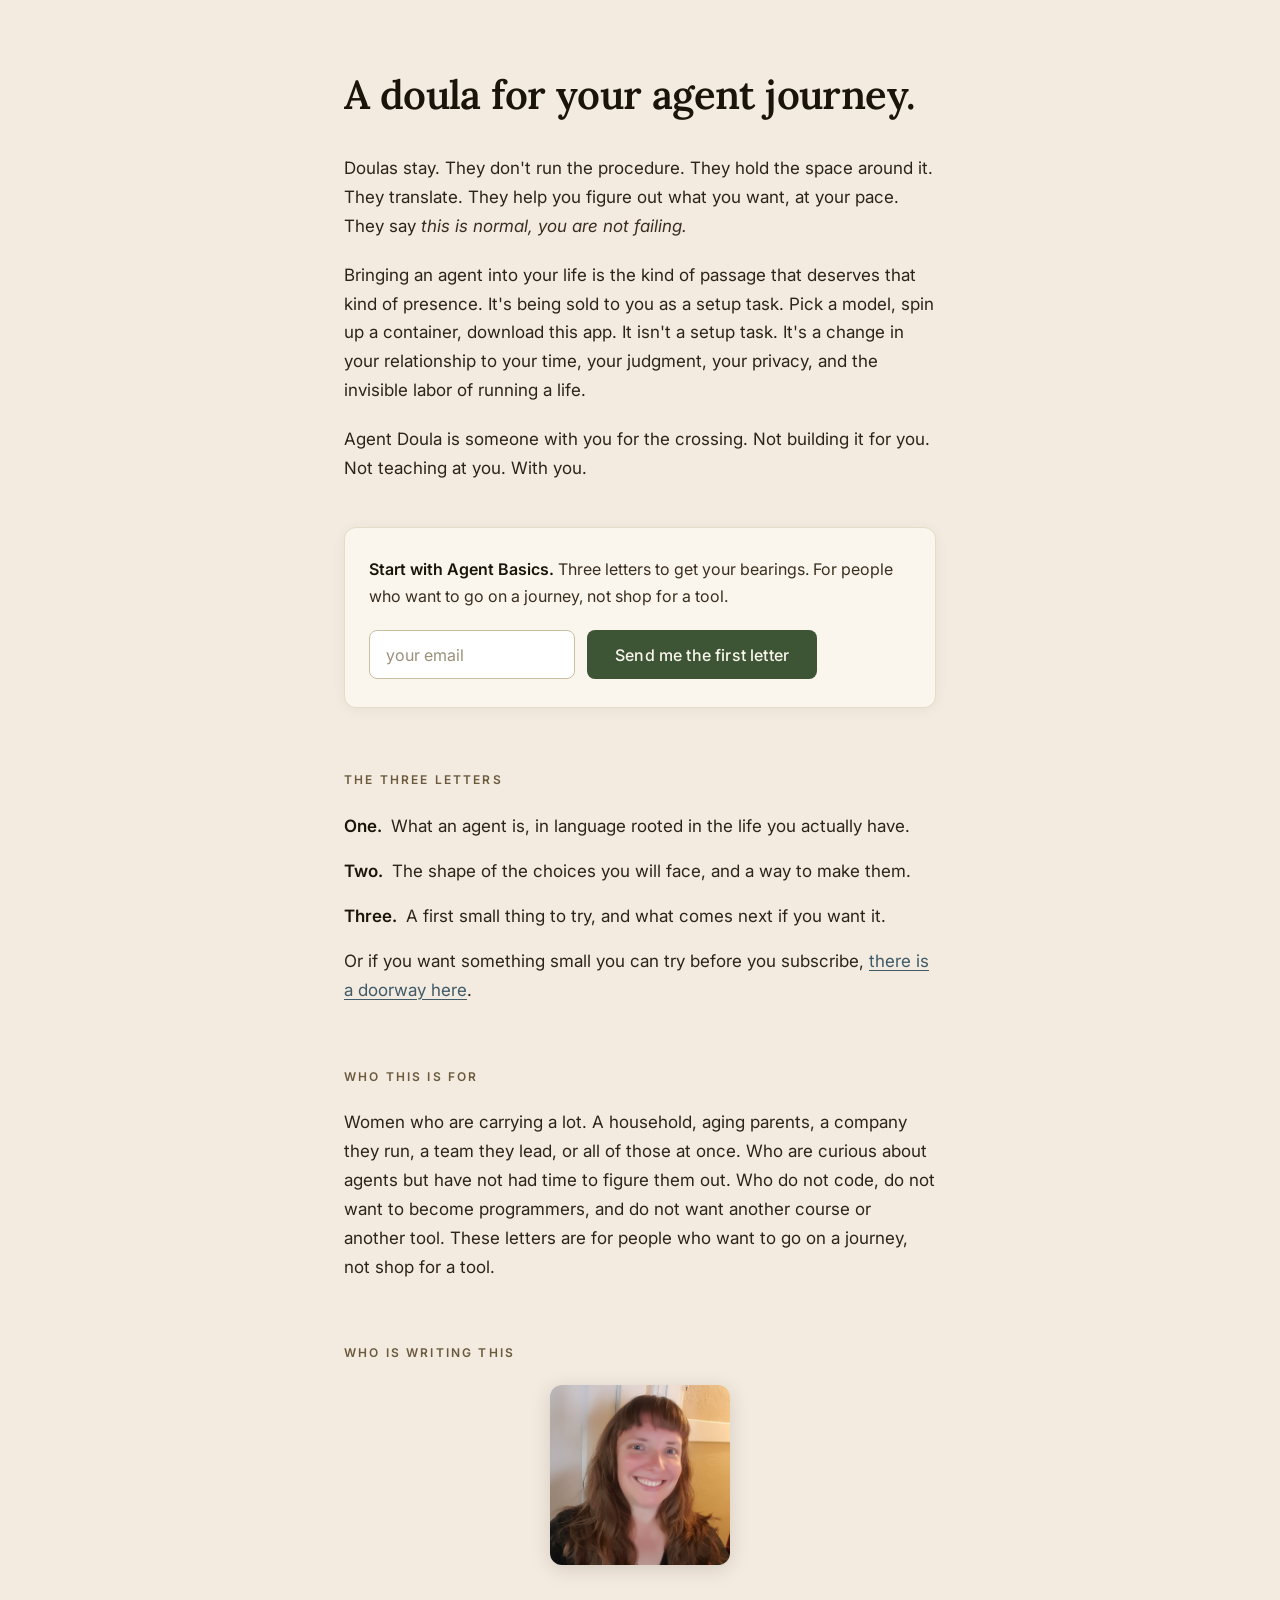
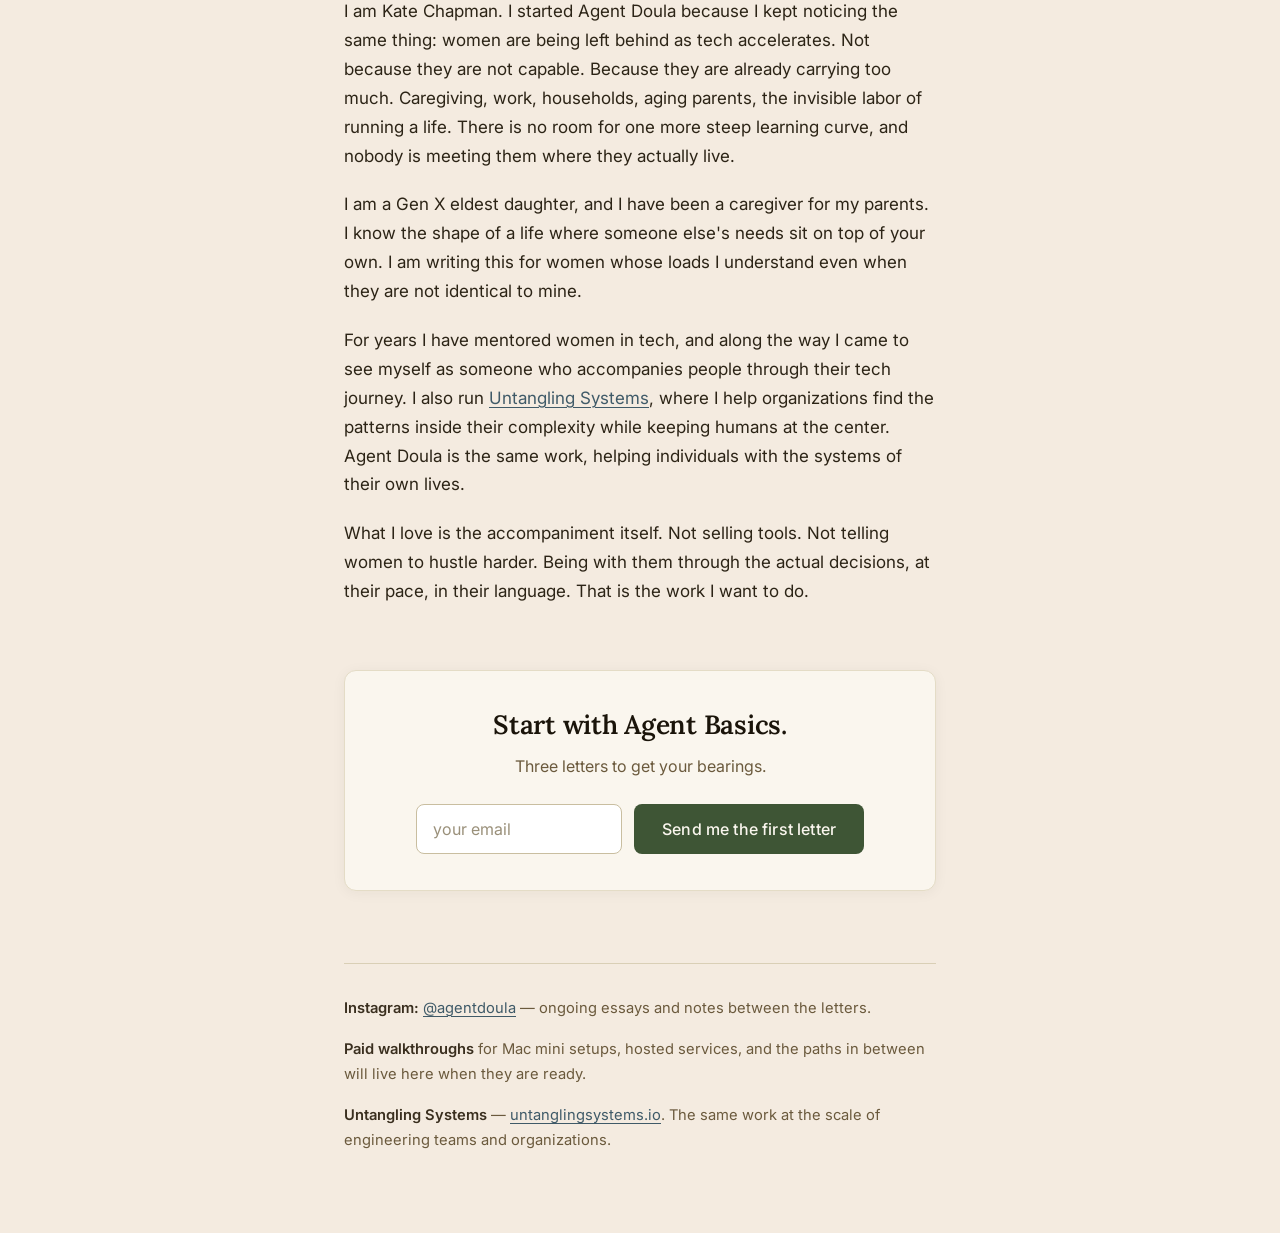
<file: index.html>
<!DOCTYPE html>
<html lang="en">
<head>
  <meta charset="UTF-8">
  <meta name="viewport" content="width=device-width, initial-scale=1.0">
  <title>Agent Doula — A doula for your agent journey</title>
  <meta name="description" content="A doula for your agent journey. Three letters to get your bearings, for people who want to go on a journey, not shop for a tool.">

  <link rel="canonical" href="https://agentdoula.com/">

  <meta property="og:title" content="Agent Doula">
  <meta property="og:description" content="A doula for your agent journey. Three letters to get your bearings, for people who want to go on a journey, not shop for a tool.">
  <meta property="og:type" content="website">
  <meta property="og:url" content="https://agentdoula.com/">
  <meta property="og:image" content="https://agentdoula.com/og-card.png">
  <meta name="twitter:card" content="summary_large_image">
  <meta name="twitter:image" content="https://agentdoula.com/og-card.png">

  <link rel="icon" href="/favicon.ico" sizes="any">
  <link rel="icon" href="/kate.jpg" type="image/jpeg">

  <script type="application/ld+json">
  {
    "@context": "https://schema.org",
    "@graph": [
      {
        "@type": "WebSite",
        "@id": "https://agentdoula.com/#website",
        "url": "https://agentdoula.com/",
        "name": "Agent Doula",
        "description": "A free three-letter email series by Kate Chapman that helps women approach AI agents without code, courses, or jargon.",
        "publisher": { "@id": "https://agentdoula.com/#kate" },
        "inLanguage": "en-US"
      },
      {
        "@type": "Person",
        "@id": "https://agentdoula.com/#kate",
        "name": "Kate Chapman",
        "url": "https://agentdoula.com/",
        "image": "https://agentdoula.com/kate.jpg",
        "jobTitle": "Writer and founder of Agent Doula",
        "description": "Kate Chapman writes Agent Doula, a newsletter helping women approach AI agents at their own pace. She also runs Untangling Systems, where she helps organizations find patterns inside complexity while keeping humans at the center.",
        "knowsAbout": [
          "AI agents",
          "Large language models",
          "ChatGPT",
          "Claude",
          "Human-AI collaboration",
          "Caregiving and technology"
        ],
        "sameAs": [
          "https://untanglingsystems.io",
          "https://instagram.com/agentdoula",
          "https://www.linkedin.com/in/untanglingsystems/"
        ]
      },
      {
        "@type": "WebPage",
        "@id": "https://agentdoula.com/#webpage",
        "url": "https://agentdoula.com/",
        "name": "Agent Doula — A doula for your agent journey",
        "isPartOf": { "@id": "https://agentdoula.com/#website" },
        "about": { "@id": "https://agentdoula.com/#kate" },
        "speakable": {
          "@type": "SpeakableSpecification",
          "cssSelector": ["h1", "h2", ".hero p"]
        }
      }
    ]
  }
  </script>

  <link rel="preconnect" href="https://fonts.googleapis.com">
  <link rel="preconnect" href="https://fonts.gstatic.com" crossorigin>
  <link href="https://fonts.googleapis.com/css2?family=Inter:wght@400;500;600&family=Lora:ital,wght@0,500;0,600;0,700;1,400;1,500&display=swap" rel="stylesheet">

  <link rel="stylesheet" href="style.css">
</head>
<body>
  <main>

    <section class="hero">
      <h1>A doula for your agent journey.</h1>

      <p>Doulas stay. They don't run the procedure. They hold the space around it. They translate. They help you figure out what you want, at your pace. They say <em>this is normal, you are not failing.</em></p>

      <p>Bringing an agent into your life is the kind of passage that deserves that kind of presence. It's being sold to you as a setup task. Pick a model, spin up a container, download this app. It isn't a setup task. It's a change in your relationship to your time, your judgment, your privacy, and the invisible labor of running a life.</p>

      <p>Agent Doula is someone with you for the crossing. Not building it for you. Not teaching at you. With you.</p>

      <div class="cta">
        <p class="cta-lead"><strong>Start with Agent Basics.</strong> Three letters to get your bearings. For people who want to go on a journey, not shop for a tool.</p>

        <form action="https://app.kit.com/forms/9320407/subscriptions"
              method="post"
              class="signup-form seva-form formkit-form"
              data-sv-form="9320407"
              data-uid="77aba57be9"
              data-format="inline"
              data-version="5"
              aria-label="Sign up for Agent Basics">
          <input type="email" name="email_address" placeholder="your email" required aria-label="Email address">
          <button type="submit">Send me the first letter</button>
        </form>
      </div>
    </section>

    <section class="letters-preview">
      <h2>The three letters</h2>
      <p><strong>One.</strong> What an agent is, in language rooted in the life you actually have.</p>
      <p><strong>Two.</strong> The shape of the choices you will face, and a way to make them.</p>
      <p><strong>Three.</strong> A first small thing to try, and what comes next if you want it.</p>
      <p>Or if you want something small you can try before you subscribe, <a href="/first-small-thing/">there is a doorway here</a>.</p>
    </section>

    <section class="who-for">
      <h2>Who this is for</h2>
      <p>Women who are carrying a lot. A household, aging parents, a company they run, a team they lead, or all of those at once. Who are curious about agents but have not had time to figure them out. Who do not code, do not want to become programmers, and do not want another course or another tool. These letters are for people who want to go on a journey, not shop for a tool.</p>
    </section>

    <section class="founder">
      <h2>Who is writing this</h2>
      <img src="kate.jpg" alt="Kate Chapman" class="portrait" width="360" height="360">
      <p>I am Kate Chapman. I started Agent Doula because I kept noticing the same thing: women are being left behind as tech accelerates. Not because they are not capable. Because they are already carrying too much. Caregiving, work, households, aging parents, the invisible labor of running a life. There is no room for one more steep learning curve, and nobody is meeting them where they actually live.</p>

      <p>I am a Gen X eldest daughter, and I have been a caregiver for my parents. I know the shape of a life where someone else's needs sit on top of your own. I am writing this for women whose loads I understand even when they are not identical to mine.</p>

      <p>For years I have mentored women in tech, and along the way I came to see myself as someone who accompanies people through their tech journey. I also run <a href="https://untanglingsystems.io">Untangling Systems</a>, where I help organizations find the patterns inside their complexity while keeping humans at the center. Agent Doula is the same work, helping individuals with the systems of their own lives.</p>

      <p>What I love is the accompaniment itself. Not selling tools. Not telling women to hustle harder. Being with them through the actual decisions, at their pace, in their language. That is the work I want to do.</p>
    </section>

    <section class="cta-bottom">
      <h2>Start with Agent Basics.</h2>
      <p class="cta-lead">Three letters to get your bearings.</p>

      <form action="https://app.kit.com/forms/9320407/subscriptions"
            method="post"
            class="signup-form seva-form formkit-form"
            data-sv-form="9320407"
            data-uid="77aba57be9"
            data-format="inline"
            data-version="5"
            aria-label="Sign up for Agent Basics">
        <input type="email" name="email_address" placeholder="your email" required aria-label="Email address">
        <button type="submit">Send me the first letter</button>
      </form>
    </section>

    <footer>
      <p><strong>Instagram:</strong> <a href="https://instagram.com/agentdoula">@agentdoula</a> — ongoing essays and notes between the letters.</p>
      <p><strong>Paid walkthroughs</strong> for Mac mini setups, hosted services, and the paths in between will live here when they are ready.</p>
      <p><strong>Untangling Systems</strong> — <a href="https://untanglingsystems.io">untanglingsystems.io</a>. The same work at the scale of engineering teams and organizations.</p>
    </footer>

  </main>

  <script data-goatcounter="https://agentdoula.goatcounter.com/count"
          async src="//gc.zgo.at/count.js"></script>
</body>
</html>
</file>
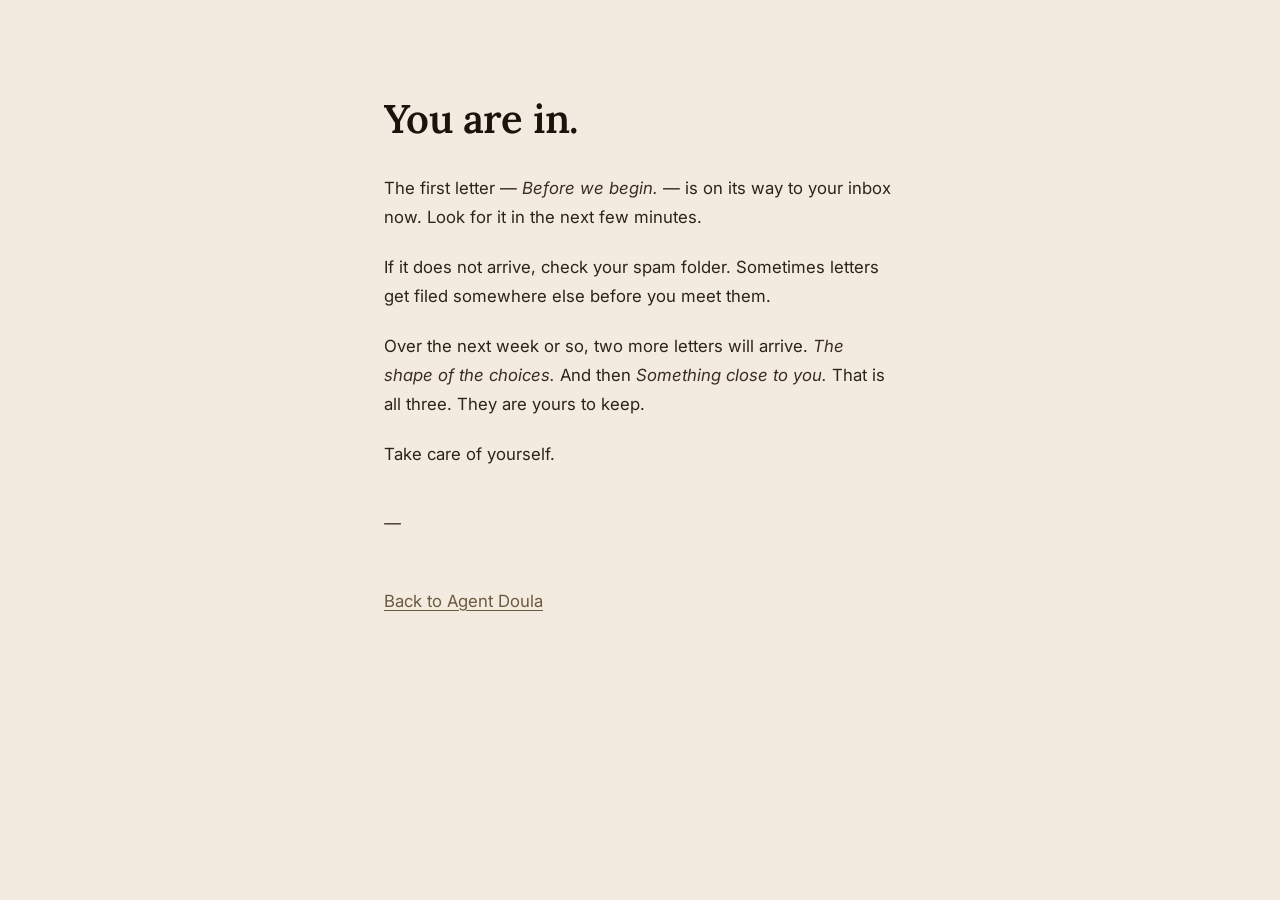
<file: confirmed/index.html>
<!DOCTYPE html>
<html lang="en">
<head>
  <meta charset="UTF-8">
  <meta name="viewport" content="width=device-width, initial-scale=1.0">
  <title>You are in — Agent Doula</title>
  <meta name="description" content="Your subscription to Agent Basics is confirmed. The first letter is on its way.">
  <meta name="robots" content="noindex,follow">
  <link rel="canonical" href="https://agentdoula.com/confirmed/">

  <link rel="preconnect" href="https://fonts.googleapis.com">
  <link rel="preconnect" href="https://fonts.gstatic.com" crossorigin>
  <link href="https://fonts.googleapis.com/css2?family=Inter:wght@400;500;600&family=Lora:ital,wght@0,500;0,600;0,700;1,400;1,500&display=swap" rel="stylesheet">

  <link rel="stylesheet" href="../style.css">
</head>
<body>
  <main class="thanks">

    <section class="thanks-body">
      <h1>You are in.</h1>

      <p>The first letter — <em>Before we begin.</em> — is on its way to your inbox now. Look for it in the next few minutes.</p>

      <p>If it does not arrive, check your spam folder. Sometimes letters get filed somewhere else before you meet them.</p>

      <p>Over the next week or so, two more letters will arrive. <em>The shape of the choices.</em> And then <em>Something close to you.</em> That is all three. They are yours to keep.</p>

      <p>Take care of yourself.</p>

      <p class="thanks-signoff"><em>—</em></p>

      <p class="thanks-back"><a href="/">Back to Agent Doula</a></p>
    </section>

  </main>

  <script data-goatcounter="https://agentdoula.goatcounter.com/count"
          async src="//gc.zgo.at/count.js"></script>
</body>
</html>
</file>
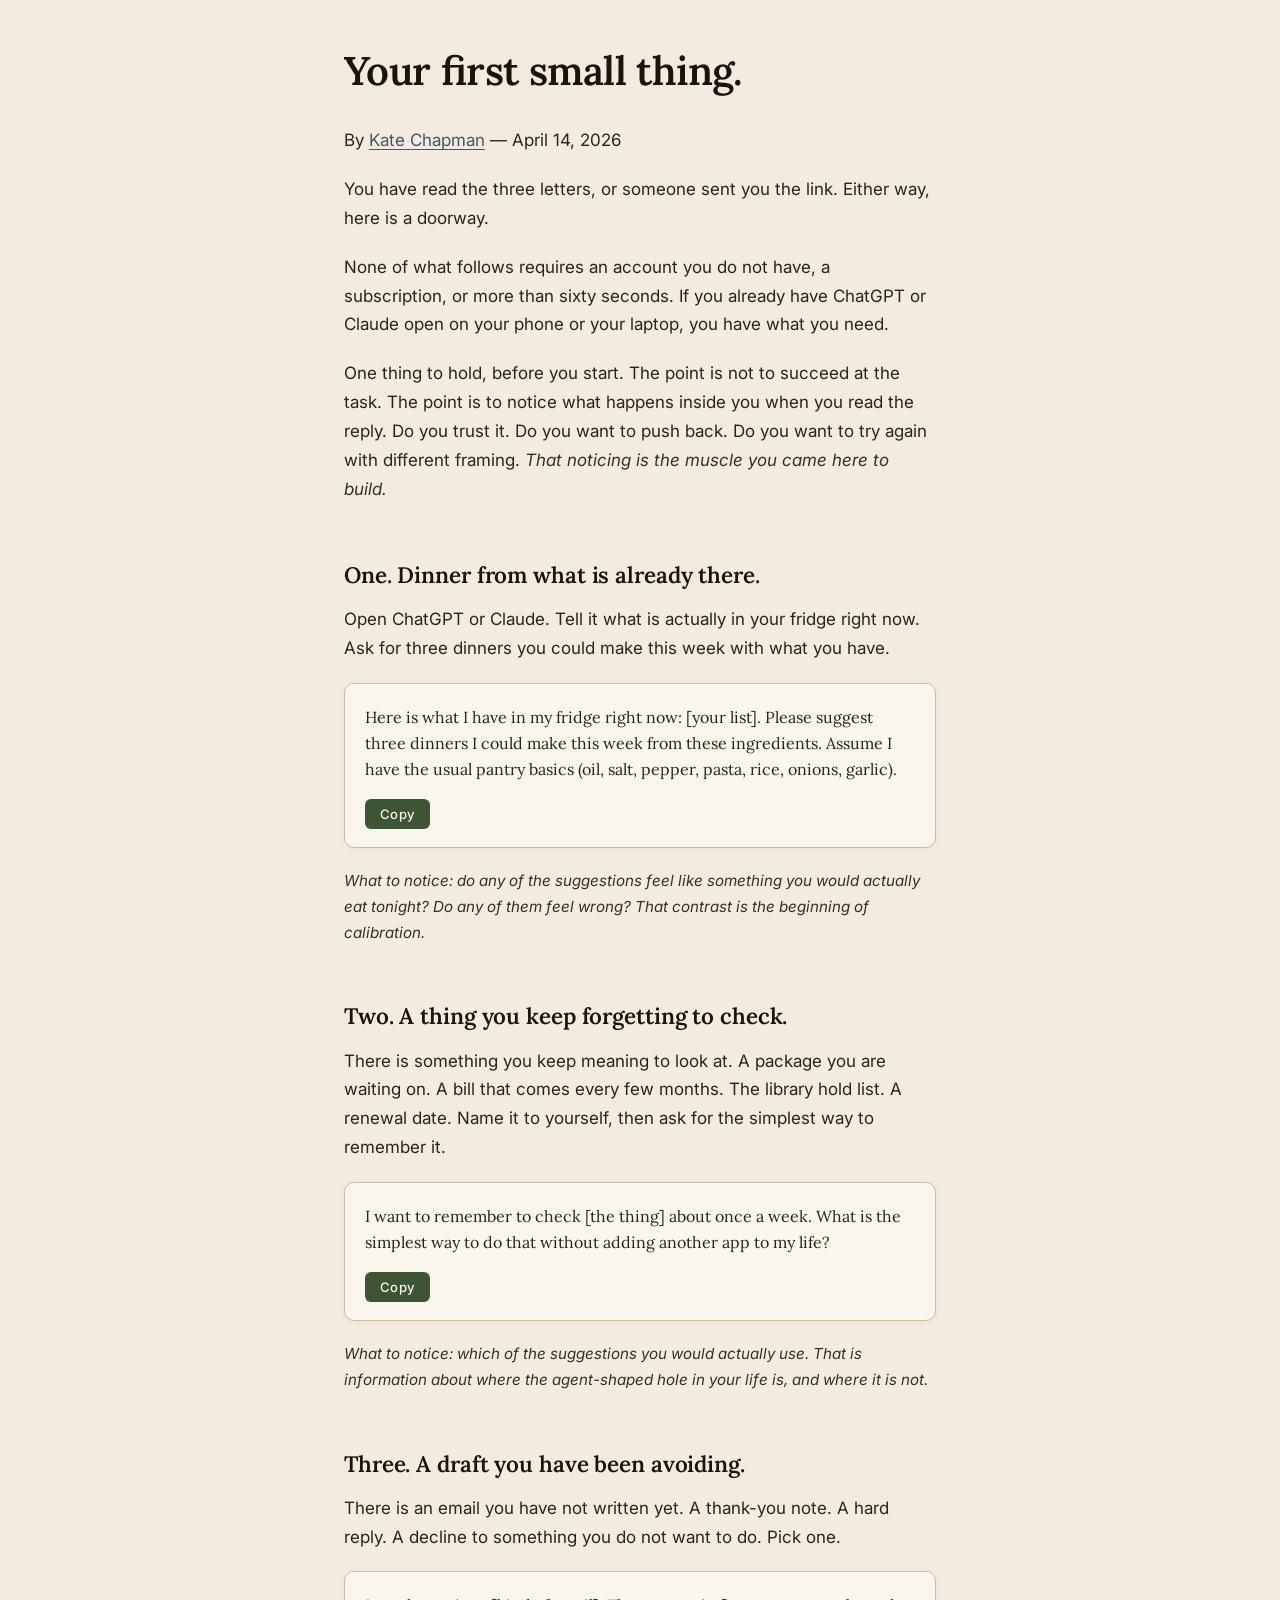
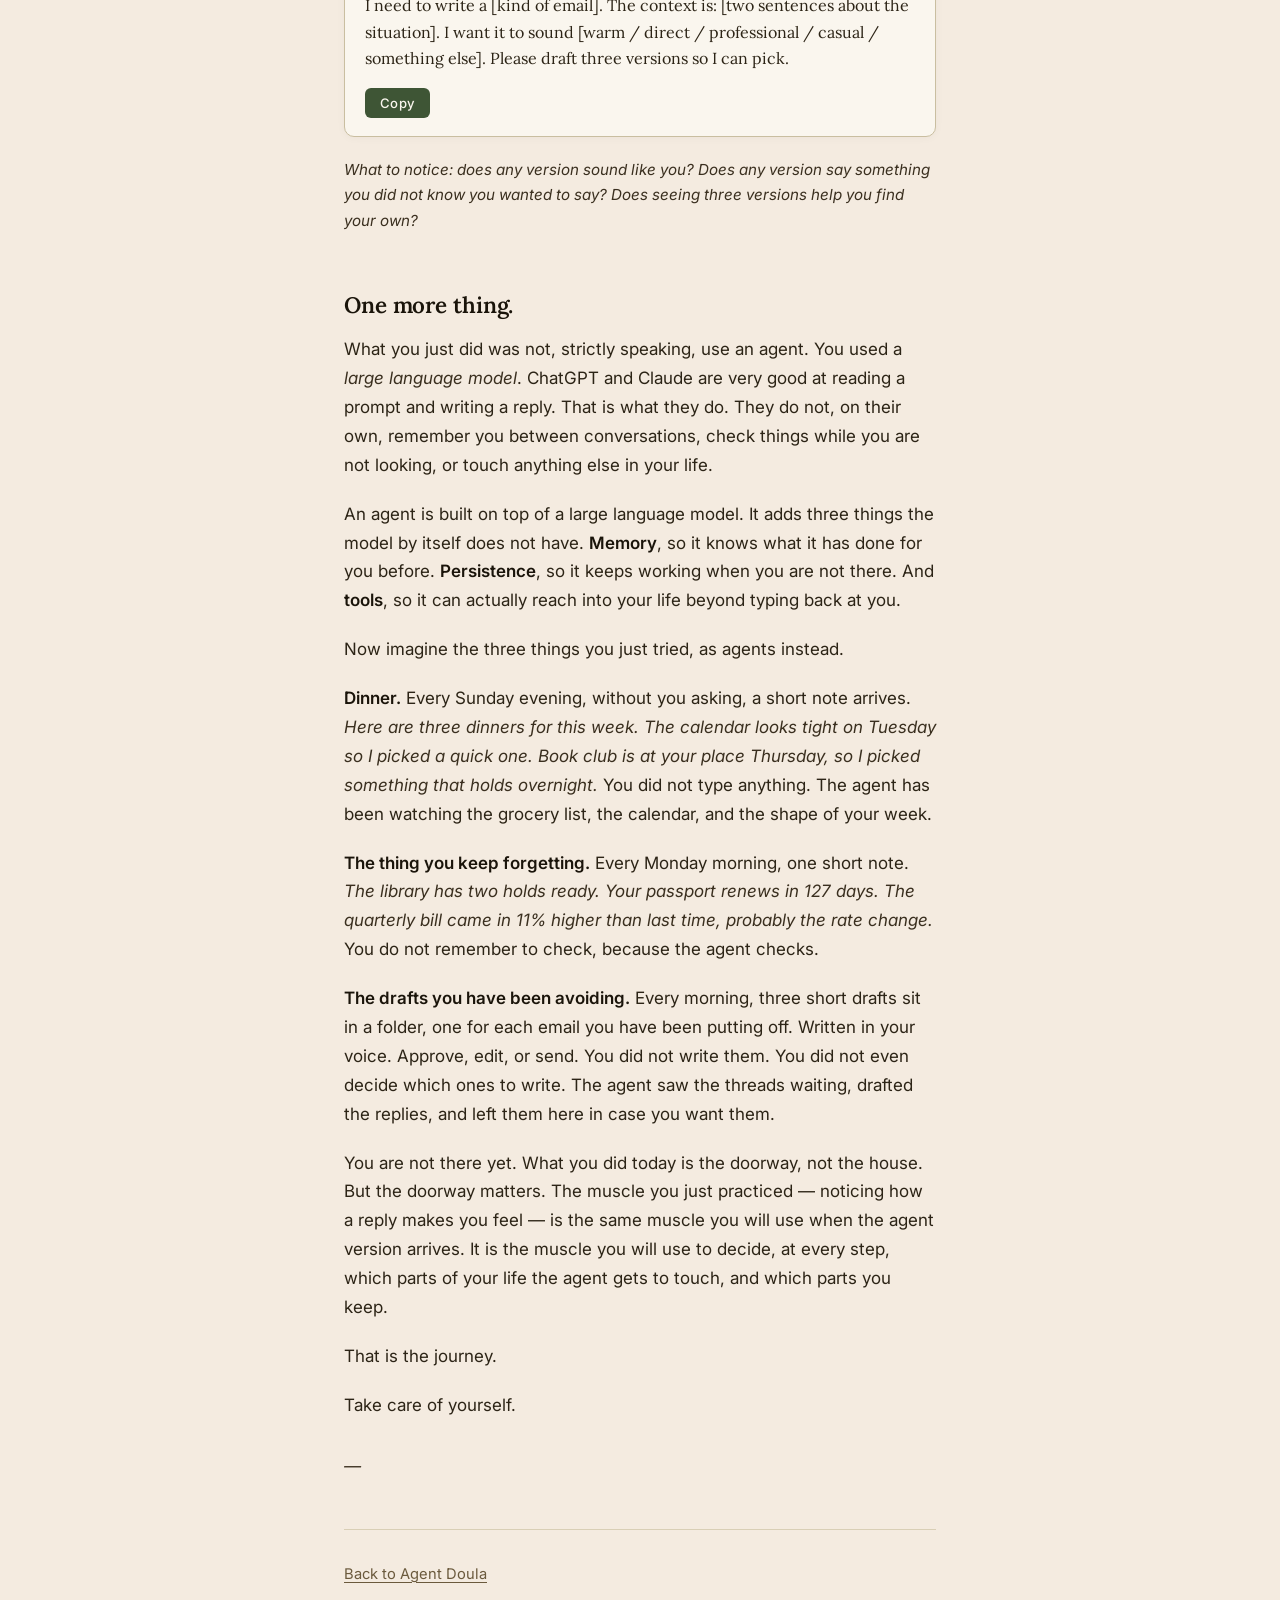
<file: first-small-thing/index.html>
<!DOCTYPE html>
<html lang="en">
<head>
  <meta charset="UTF-8">
  <meta name="viewport" content="width=device-width, initial-scale=1.0">
  <title>Your first small thing — Agent Doula</title>
  <meta name="description" content="Three sixty-second prompts to try with ChatGPT or Claude. The point is not to succeed — it is to notice what happens inside you when you read the reply.">

  <link rel="canonical" href="https://agentdoula.com/first-small-thing/">
  <meta name="author" content="Kate Chapman">

  <meta property="og:title" content="Your first small thing — Agent Doula">
  <meta property="og:description" content="Three sixty-second prompts to try with ChatGPT or Claude. The point is not to succeed — it is to notice what happens inside you when you read the reply.">
  <meta property="og:type" content="article">
  <meta property="og:url" content="https://agentdoula.com/first-small-thing/">
  <meta property="og:image" content="https://agentdoula.com/og-card.png">
  <meta property="article:author" content="Kate Chapman">
  <meta property="article:published_time" content="2026-04-14">
  <meta name="twitter:card" content="summary_large_image">
  <meta name="twitter:image" content="https://agentdoula.com/og-card.png">

  <link rel="icon" href="/favicon.ico" sizes="any">
  <link rel="icon" href="/kate.jpg" type="image/jpeg">

  <script type="application/ld+json">
  {
    "@context": "https://schema.org",
    "@graph": [
      {
        "@type": "Article",
        "@id": "https://agentdoula.com/first-small-thing/#article",
        "headline": "Your first small thing",
        "description": "Three sixty-second prompts to try with ChatGPT or Claude. The point is not to succeed — it is to notice what happens inside you when you read the reply.",
        "image": "https://agentdoula.com/og-card.png",
        "datePublished": "2026-04-14",
        "dateModified": "2026-04-14",
        "author": {
          "@type": "Person",
          "@id": "https://agentdoula.com/#kate",
          "name": "Kate Chapman",
          "url": "https://agentdoula.com/",
          "sameAs": [
            "https://untanglingsystems.io",
            "https://instagram.com/agentdoula",
            "https://www.linkedin.com/in/untanglingsystems/"
          ]
        },
        "publisher": {
          "@type": "Person",
          "@id": "https://agentdoula.com/#kate",
          "name": "Kate Chapman"
        },
        "mainEntityOfPage": "https://agentdoula.com/first-small-thing/",
        "inLanguage": "en-US",
        "articleSection": "AI Basics",
        "speakable": {
          "@type": "SpeakableSpecification",
          "cssSelector": ["h1", "h2", ".intro p", ".notice"]
        },
        "mainEntity": { "@id": "https://agentdoula.com/first-small-thing/#prompts" }
      },
      {
        "@type": "FAQPage",
        "@id": "https://agentdoula.com/first-small-thing/#faq",
        "mainEntity": [
          {
            "@type": "Question",
            "name": "What is the difference between a large language model and an AI agent?",
            "acceptedAnswer": {
              "@type": "Answer",
              "text": "A large language model, like ChatGPT or Claude, reads a prompt and writes a reply. That is what it does. An AI agent is built on top of a large language model and adds three things the model by itself does not have: memory, so it knows what it has done for you before; persistence, so it keeps working when you are not there; and tools, so it can actually reach into your life beyond typing back at you."
            }
          },
          {
            "@type": "Question",
            "name": "Is ChatGPT an AI agent?",
            "acceptedAnswer": {
              "@type": "Answer",
              "text": "Not exactly. ChatGPT and Claude are large language models. They are very good at reading a prompt and writing a reply. They do not, on their own, remember you between conversations, check things while you are not looking, or touch anything else in your life. An agent is what you get when you add memory, persistence, and tools on top of a large language model."
            }
          },
          {
            "@type": "Question",
            "name": "How do I try AI agents for the first time without a subscription?",
            "acceptedAnswer": {
              "@type": "Answer",
              "text": "Open ChatGPT or Claude on your phone or laptop — the free versions work. Try one of three sixty-second prompts: ask for three dinners from what is in your fridge, ask for the simplest way to remember something you keep forgetting, or ask for three drafts of an email you have been avoiding. The point is not to succeed at the task. The point is to notice what happens inside you when you read the reply."
            }
          }
        ]
      },
      {
        "@type": "ItemList",
        "@id": "https://agentdoula.com/first-small-thing/#prompts",
        "name": "Three starter prompts for ChatGPT or Claude",
        "numberOfItems": 3,
        "itemListOrder": "https://schema.org/ItemListOrderAscending",
        "itemListElement": [
          {
            "@type": "ListItem",
            "position": 1,
            "name": "Dinner from what is already there",
            "description": "Ask ChatGPT or Claude for three dinners you could make this week with what is actually in your fridge right now, assuming usual pantry basics."
          },
          {
            "@type": "ListItem",
            "position": 2,
            "name": "A thing you keep forgetting to check",
            "description": "Ask for the simplest way to remember to check something about once a week — without adding another app to your life."
          },
          {
            "@type": "ListItem",
            "position": 3,
            "name": "A draft you have been avoiding",
            "description": "Ask for three draft versions of an email you have been putting off, in the tone you want, so you can pick one."
          }
        ]
      }
    ]
  }
  </script>

  <link rel="preconnect" href="https://fonts.googleapis.com">
  <link rel="preconnect" href="https://fonts.gstatic.com" crossorigin>
  <link href="https://fonts.googleapis.com/css2?family=Inter:wght@400;500;600&family=Lora:ital,wght@0,500;0,600;0,700;1,400;1,500&display=swap" rel="stylesheet">

  <link rel="stylesheet" href="../style.css">
</head>
<body>
  <main class="first-small-thing">

    <section class="intro">
      <h1>Your first small thing.</h1>

      <p class="byline">By <a href="/" rel="author">Kate Chapman</a> — <time datetime="2026-04-14">April 14, 2026</time></p>

      <p>You have read the three letters, or someone sent you the link. Either way, here is a doorway.</p>

      <p>None of what follows requires an account you do not have, a subscription, or more than sixty seconds. If you already have ChatGPT or Claude open on your phone or your laptop, you have what you need.</p>

      <p>One thing to hold, before you start. The point is not to succeed at the task. The point is to notice what happens inside you when you read the reply. Do you trust it. Do you want to push back. Do you want to try again with different framing. <em>That noticing is the muscle you came here to build.</em></p>
    </section>

    <section class="try">
      <h2>One. Dinner from what is already there.</h2>

      <p>Open ChatGPT or Claude. Tell it what is actually in your fridge right now. Ask for three dinners you could make this week with what you have.</p>

      <div class="prompt-box">
        <pre class="prompt-text">Here is what I have in my fridge right now: [your list]. Please suggest three dinners I could make this week from these ingredients. Assume I have the usual pantry basics (oil, salt, pepper, pasta, rice, onions, garlic).</pre>
        <button class="copy-btn" type="button" aria-label="Copy prompt">Copy</button>
      </div>

      <p class="notice">What to notice: do any of the suggestions feel like something you would actually eat tonight? Do any of them feel wrong? That contrast is the beginning of calibration.</p>
    </section>

    <section class="try">
      <h2>Two. A thing you keep forgetting to check.</h2>

      <p>There is something you keep meaning to look at. A package you are waiting on. A bill that comes every few months. The library hold list. A renewal date. Name it to yourself, then ask for the simplest way to remember it.</p>

      <div class="prompt-box">
        <pre class="prompt-text">I want to remember to check [the thing] about once a week. What is the simplest way to do that without adding another app to my life?</pre>
        <button class="copy-btn" type="button" aria-label="Copy prompt">Copy</button>
      </div>

      <p class="notice">What to notice: which of the suggestions you would actually use. That is information about where the agent-shaped hole in your life is, and where it is not.</p>
    </section>

    <section class="try">
      <h2>Three. A draft you have been avoiding.</h2>

      <p>There is an email you have not written yet. A thank-you note. A hard reply. A decline to something you do not want to do. Pick one.</p>

      <div class="prompt-box">
        <pre class="prompt-text">I need to write a [kind of email]. The context is: [two sentences about the situation]. I want it to sound [warm / direct / professional / casual / something else]. Please draft three versions so I can pick.</pre>
        <button class="copy-btn" type="button" aria-label="Copy prompt">Copy</button>
      </div>

      <p class="notice">What to notice: does any version sound like you? Does any version say something you did not know you wanted to say? Does seeing three versions help you find your own?</p>
    </section>

    <section class="closing">
      <h2>One more thing.</h2>

      <p>What you just did was not, strictly speaking, use an agent. You used a <em>large language model</em>. ChatGPT and Claude are very good at reading a prompt and writing a reply. That is what they do. They do not, on their own, remember you between conversations, check things while you are not looking, or touch anything else in your life.</p>

      <p>An agent is built on top of a large language model. It adds three things the model by itself does not have. <strong>Memory</strong>, so it knows what it has done for you before. <strong>Persistence</strong>, so it keeps working when you are not there. And <strong>tools</strong>, so it can actually reach into your life beyond typing back at you.</p>

      <p>Now imagine the three things you just tried, as agents instead.</p>

      <p><strong>Dinner.</strong> Every Sunday evening, without you asking, a short note arrives. <em>Here are three dinners for this week. The calendar looks tight on Tuesday so I picked a quick one. Book club is at your place Thursday, so I picked something that holds overnight.</em> You did not type anything. The agent has been watching the grocery list, the calendar, and the shape of your week.</p>

      <p><strong>The thing you keep forgetting.</strong> Every Monday morning, one short note. <em>The library has two holds ready. Your passport renews in 127 days. The quarterly bill came in 11% higher than last time, probably the rate change.</em> You do not remember to check, because the agent checks.</p>

      <p><strong>The drafts you have been avoiding.</strong> Every morning, three short drafts sit in a folder, one for each email you have been putting off. Written in your voice. Approve, edit, or send. You did not write them. You did not even decide which ones to write. The agent saw the threads waiting, drafted the replies, and left them here in case you want them.</p>

      <p>You are not there yet. What you did today is the doorway, not the house. But the doorway matters. The muscle you just practiced — noticing how a reply makes you feel — is the same muscle you will use when the agent version arrives. It is the muscle you will use to decide, at every step, which parts of your life the agent gets to touch, and which parts you keep.</p>

      <p>That is the journey.</p>

      <p>Take care of yourself.</p>

      <p class="signoff"><em>—</em></p>
    </section>

    <section class="back">
      <p><a href="/">Back to Agent Doula</a></p>
    </section>

  </main>

  <script>
    document.querySelectorAll('.copy-btn').forEach(function (btn) {
      btn.addEventListener('click', function () {
        var promptEl = btn.parentElement.querySelector('.prompt-text');
        if (!promptEl) return;
        var text = promptEl.textContent.trim();
        var reset = function () {
          btn.textContent = 'Copy';
          btn.classList.remove('copied');
        };
        if (navigator.clipboard && navigator.clipboard.writeText) {
          navigator.clipboard.writeText(text).then(function () {
            btn.textContent = 'Copied';
            btn.classList.add('copied');
            setTimeout(reset, 1600);
          }).catch(function () {
            btn.textContent = 'Copy failed';
            setTimeout(reset, 1600);
          });
        } else {
          var ta = document.createElement('textarea');
          ta.value = text;
          ta.style.position = 'fixed';
          ta.style.opacity = '0';
          document.body.appendChild(ta);
          ta.select();
          try {
            document.execCommand('copy');
            btn.textContent = 'Copied';
            btn.classList.add('copied');
          } catch (e) {
            btn.textContent = 'Copy failed';
          }
          document.body.removeChild(ta);
          setTimeout(reset, 1600);
        }
      });
    });
  </script>

  <script data-goatcounter="https://agentdoula.goatcounter.com/count"
          async src="//gc.zgo.at/count.js"></script>
</body>
</html>
</file>
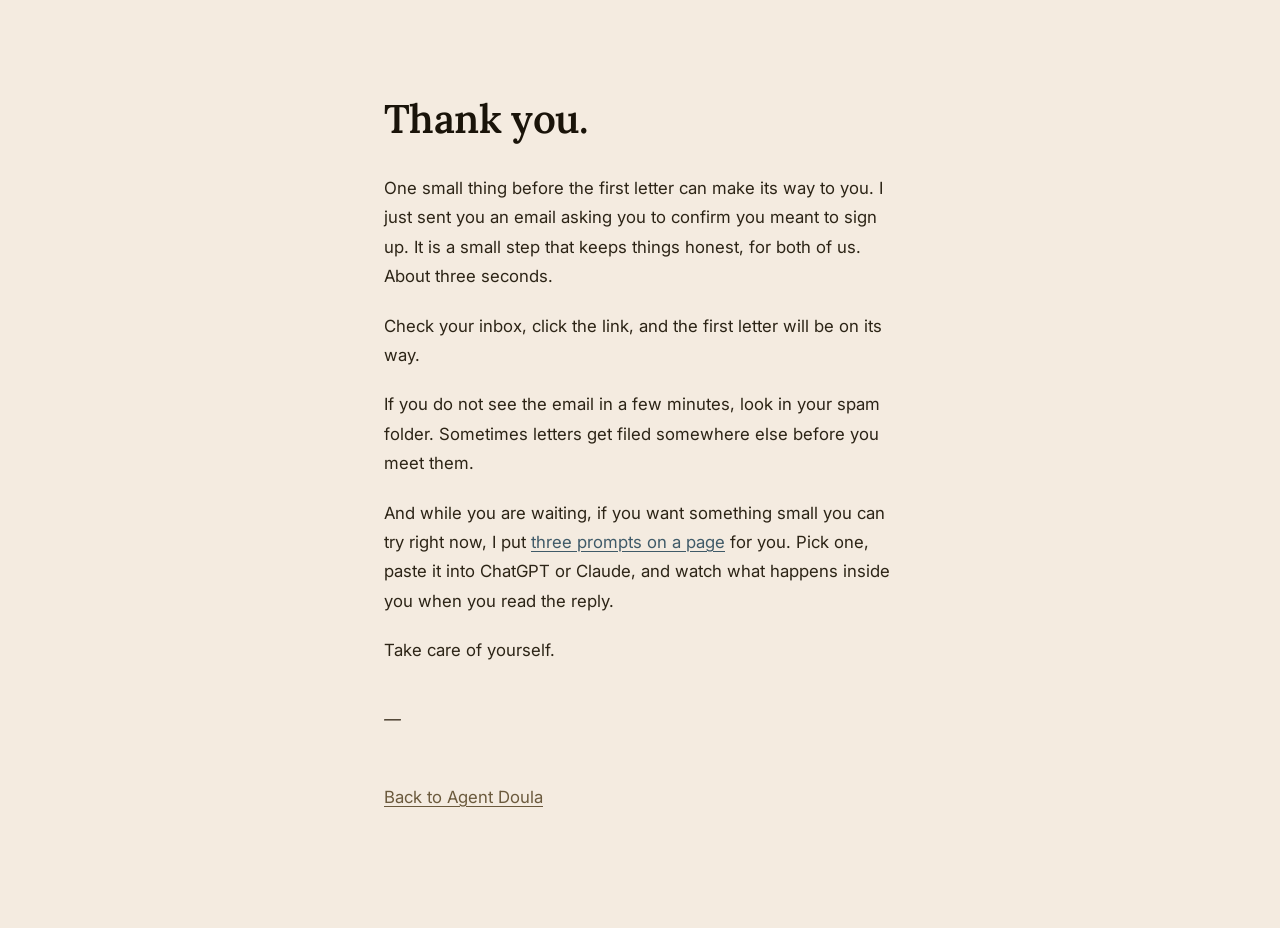
<file: thanks/index.html>
<!DOCTYPE html>
<html lang="en">
<head>
  <meta charset="UTF-8">
  <meta name="viewport" content="width=device-width, initial-scale=1.0">
  <title>Thank you — Agent Doula</title>
  <meta name="description" content="Thank you for signing up for Agent Basics. The first of three letters is on its way.">
  <meta name="robots" content="noindex,follow">
  <link rel="canonical" href="https://agentdoula.com/thanks/">

  <link rel="preconnect" href="https://fonts.googleapis.com">
  <link rel="preconnect" href="https://fonts.gstatic.com" crossorigin>
  <link href="https://fonts.googleapis.com/css2?family=Inter:wght@400;500;600&family=Lora:ital,wght@0,500;0,600;0,700;1,400;1,500&display=swap" rel="stylesheet">

  <link rel="stylesheet" href="../style.css">
</head>
<body>
  <main class="thanks">

    <section class="thanks-body">
      <h1>Thank you.</h1>

      <p>One small thing before the first letter can make its way to you. I just sent you an email asking you to confirm you meant to sign up. It is a small step that keeps things honest, for both of us. About three seconds.</p>

      <p>Check your inbox, click the link, and the first letter will be on its way.</p>

      <p>If you do not see the email in a few minutes, look in your spam folder. Sometimes letters get filed somewhere else before you meet them.</p>

      <p>And while you are waiting, if you want something small you can try right now, I put <a href="/first-small-thing/">three prompts on a page</a> for you. Pick one, paste it into ChatGPT or Claude, and watch what happens inside you when you read the reply.</p>

      <p>Take care of yourself.</p>

      <p class="thanks-signoff"><em>—</em></p>

      <p class="thanks-back"><a href="/">Back to Agent Doula</a></p>
    </section>

  </main>

  <script data-goatcounter="https://agentdoula.goatcounter.com/count"
          async src="//gc.zgo.at/count.js"></script>
</body>
</html>
</file>
<file: style.css>
/* Agent Doula — Landing page styles
   Warm Cascadia forest palette inspired by en passant mycelia:
   peach-cream background, cedar bark body, forest green button,
   Puget Sound blue-gray links (water). Sans-serif body with
   serif headings. Generous whitespace, mobile-first. */

/* Reset */
*, *::before, *::after {
  box-sizing: border-box;
}

html {
  -webkit-text-size-adjust: 100%;
}

body {
  font-family: 'Inter', -apple-system, BlinkMacSystemFont, 'Segoe UI', Roboto, sans-serif;
  font-size: 17px;
  line-height: 1.7;
  color: #2c2416;
  background-color: #f4ebe0;
  margin: 0;
  padding: 0;
  -webkit-font-smoothing: antialiased;
  -moz-osx-font-smoothing: grayscale;
  font-feature-settings: "kern", "liga";
}

main {
  max-width: 640px;
  margin: 0 auto;
  padding: 3rem 1.5rem 5rem;
}

section {
  margin-bottom: 4rem;
}

/* Typography */
h1 {
  font-family: 'Lora', Georgia, 'Times New Roman', serif;
  font-size: 2.5rem;
  font-weight: 600;
  line-height: 1.15;
  margin: 0 0 2rem;
  color: #1a140a;
  letter-spacing: -0.015em;
}

h2 {
  font-family: 'Inter', -apple-system, BlinkMacSystemFont, sans-serif;
  font-size: 0.75rem;
  font-weight: 600;
  line-height: 1.3;
  margin: 0 0 1.5rem;
  color: #6b5a3d;
  text-transform: uppercase;
  letter-spacing: 0.18em;
}

p {
  margin: 0 0 1.25rem;
}

p:last-child {
  margin-bottom: 0;
}

em {
  font-style: italic;
  color: #3a2f1f;
}

strong {
  font-weight: 600;
  color: #1a140a;
}

a {
  color: #3f5a68;
  text-decoration: underline;
  text-decoration-thickness: 1px;
  text-underline-offset: 3px;
  transition: color 0.15s ease;
}

a:hover {
  color: #28414f;
}

/* Hero */
.hero {
  padding-top: 1.5rem;
}

.hero h1 {
  margin-bottom: 2.25rem;
}

/* CTA block (in hero) — soft card container */
.cta {
  margin-top: 2.75rem;
  background-color: #faf6ee;
  border: 1px solid #e4dcc6;
  border-radius: 12px;
  padding: 1.75rem 1.5rem;
  box-shadow: 0 2px 14px rgba(44, 36, 22, 0.05);
}

.cta-lead {
  margin-bottom: 1.25rem;
  font-size: 1rem;
  color: #3a2f1f;
}

/* Form */
.signup-form {
  display: flex;
  flex-direction: column;
  gap: 0.75rem;
  max-width: 28rem;
}

.signup-form input[type="email"] {
  font-family: 'Inter', -apple-system, BlinkMacSystemFont, sans-serif;
  font-size: 1rem;
  padding: 0.85rem 1rem;
  border: 1px solid #c9bea0;
  border-radius: 8px;
  background-color: #ffffff;
  color: #2c2416;
  width: 100%;
  transition: border-color 0.15s ease, box-shadow 0.15s ease;
}

.signup-form input[type="email"]:focus {
  outline: none;
  border-color: #3f5a68;
  box-shadow: 0 0 0 3px rgba(63, 90, 104, 0.18);
}

.signup-form input[type="email"]::placeholder {
  color: #9a907a;
}

.signup-form button {
  font-family: 'Inter', -apple-system, BlinkMacSystemFont, sans-serif;
  font-size: 1rem;
  font-weight: 500;
  padding: 0.9rem 1.75rem;
  background-color: #3e5535;
  color: #faf6ee;
  border: none;
  border-radius: 8px;
  cursor: pointer;
  transition: background-color 0.15s ease;
  width: 100%;
  letter-spacing: 0.01em;
}

.signup-form button:hover {
  background-color: #2a3e24;
}

.signup-form button:active {
  transform: translateY(1px);
}

@media (min-width: 520px) {
  .signup-form {
    flex-direction: row;
  }

  .signup-form input[type="email"] {
    flex: 1;
  }

  .signup-form button {
    width: auto;
    white-space: nowrap;
  }
}

/* Letters preview */
.letters-preview p {
  margin-bottom: 1rem;
}

.letters-preview strong {
  color: #1a140a;
  margin-right: 0.25rem;
}

/* Founder section */
.founder .portrait {
  display: block;
  width: 180px;
  height: 180px;
  object-fit: cover;
  border-radius: 12px;
  margin: 0 auto 2rem;
  box-shadow: 0 4px 20px rgba(26, 20, 10, 0.15);
}

/* Bottom CTA — soft card container */
.cta-bottom {
  text-align: center;
  padding: 2.25rem 1.75rem;
  margin-top: 4rem;
  background-color: #faf6ee;
  border: 1px solid #e4dcc6;
  border-radius: 12px;
  box-shadow: 0 2px 14px rgba(44, 36, 22, 0.05);
}

.cta-bottom h2 {
  font-family: 'Lora', Georgia, serif;
  font-size: 1.65rem;
  font-weight: 600;
  text-transform: none;
  letter-spacing: -0.01em;
  color: #1a140a;
  margin-bottom: 0.75rem;
}

.cta-bottom .cta-lead {
  margin-bottom: 1.5rem;
  color: #6b5a3d;
}

.cta-bottom .signup-form {
  margin: 0 auto;
}

/* Footer */
footer {
  margin-top: 4.5rem;
  padding-top: 2rem;
  border-top: 1px solid #d9cfb6;
  font-size: 0.92rem;
  color: #6b5a3d;
}

footer p {
  margin-bottom: 1rem;
}

footer p:last-child {
  margin-bottom: 0;
}

footer strong {
  color: #3a2f1f;
}

/* Mobile adjustments */
@media (max-width: 600px) {
  main {
    padding: 2rem 1.25rem 4rem;
  }

  h1 {
    font-size: 2rem;
  }

  section {
    margin-bottom: 3.25rem;
  }

  .cta {
    padding: 1.5rem 1.25rem;
  }

  .cta-bottom {
    padding: 2rem 1.25rem;
  }

  .cta-bottom h2 {
    font-size: 1.4rem;
  }

  .founder .portrait {
    width: 150px;
    height: 150px;
  }
}

/* Selection — cedar */
::selection {
  background-color: rgba(109, 90, 61, 0.24);
  color: #1a140a;
}

/* Thank-you page (/thanks/) */
.thanks {
  max-width: 560px;
  padding-top: 6rem;
  padding-bottom: 6rem;
}

.thanks-body {
  text-align: left;
  margin-bottom: 0;
}

.thanks h1 {
  font-size: 2.5rem;
  margin-bottom: 2rem;
}

.thanks-body p {
  font-size: 1.05rem;
  line-height: 1.75;
  margin-bottom: 1.25rem;
}

.thanks-signoff {
  margin-top: 2.5rem;
  color: #6b5a3d;
}

.thanks-back {
  margin-top: 3rem;
  font-size: 0.92rem;
  color: #6b5a3d;
}

.thanks-back a {
  color: #6b5a3d;
}

.thanks-back a:hover {
  color: #2c2416;
}

@media (max-width: 600px) {
  .thanks {
    padding-top: 3.5rem;
    padding-bottom: 4rem;
  }

  .thanks h1 {
    font-size: 2rem;
  }
}

/* First small thing page (/first-small-thing/) */
.first-small-thing {
  max-width: 640px;
  padding-top: 3rem;
}

.first-small-thing .intro {
  margin-bottom: 3.5rem;
}

.first-small-thing .try {
  margin-bottom: 3.5rem;
}

.first-small-thing h2 {
  font-family: 'Lora', Georgia, 'Times New Roman', serif;
  font-size: 1.4rem;
  font-weight: 600;
  line-height: 1.3;
  margin: 0 0 1rem;
  color: #1a140a;
  text-transform: none;
  letter-spacing: -0.005em;
}

.first-small-thing .prompt-box {
  background-color: #faf6ee;
  border: 1px solid #c9bea0;
  border-radius: 10px;
  padding: 1.25rem 1.25rem 1.1rem;
  margin: 1.25rem 0 1.25rem;
  box-shadow: 0 1px 8px rgba(44, 36, 22, 0.04);
}

.first-small-thing .prompt-text {
  font-family: 'Lora', Georgia, 'Times New Roman', serif;
  font-size: 1rem;
  line-height: 1.65;
  color: #2c2416;
  white-space: pre-wrap;
  word-wrap: break-word;
  margin: 0 0 1rem;
  padding: 0;
  background: none;
}

.first-small-thing .copy-btn {
  font-family: 'Inter', -apple-system, BlinkMacSystemFont, sans-serif;
  font-size: 0.82rem;
  font-weight: 500;
  padding: 0.45rem 0.95rem;
  background-color: #3e5535;
  color: #faf6ee;
  border: none;
  border-radius: 6px;
  cursor: pointer;
  transition: background-color 0.15s ease;
  letter-spacing: 0.02em;
}

.first-small-thing .copy-btn:hover {
  background-color: #2a3e24;
}

.first-small-thing .copy-btn.copied {
  background-color: #6b5a3d;
}

.first-small-thing .notice {
  font-size: 0.95rem;
  color: #3a2f1f;
  font-style: italic;
  margin-top: 1rem;
}

.first-small-thing .closing {
  margin-bottom: 2.5rem;
}

.first-small-thing .signoff {
  margin-top: 2rem;
  color: #6b5a3d;
}

.first-small-thing .back {
  margin-top: 3rem;
  padding-top: 2rem;
  border-top: 1px solid #d9cfb6;
  font-size: 0.92rem;
  color: #6b5a3d;
  margin-bottom: 0;
}

.first-small-thing .back a {
  color: #6b5a3d;
}

.first-small-thing .back a:hover {
  color: #2c2416;
}

@media (max-width: 600px) {
  .first-small-thing {
    padding-top: 1.5rem;
  }

  .first-small-thing h2 {
    font-size: 1.2rem;
  }

  .first-small-thing .prompt-box {
    padding: 1rem 1rem 0.9rem;
  }

  .first-small-thing .prompt-text {
    font-size: 0.95rem;
  }
}

/* Kit form integration — hide Kit's injected chrome to preserve register */
.formkit-powered-by-convertkit-container,
.formkit-alert,
.formkit-spinner {
  display: none !important;
}

/* Kit inline success message (if shown instead of redirect) — restyle
   so it matches our palette when it appears */
.formkit-form[data-uid] .formkit-alert-success {
  display: block !important;
  background-color: #faf6ee;
  border: 1px solid #c9bea0;
  border-radius: 8px;
  padding: 1rem 1.25rem;
  color: #2c2416;
  margin: 1rem 0 0;
  font-family: 'Inter', sans-serif;
  font-size: 0.95rem;
  text-align: center;
}
</file>
